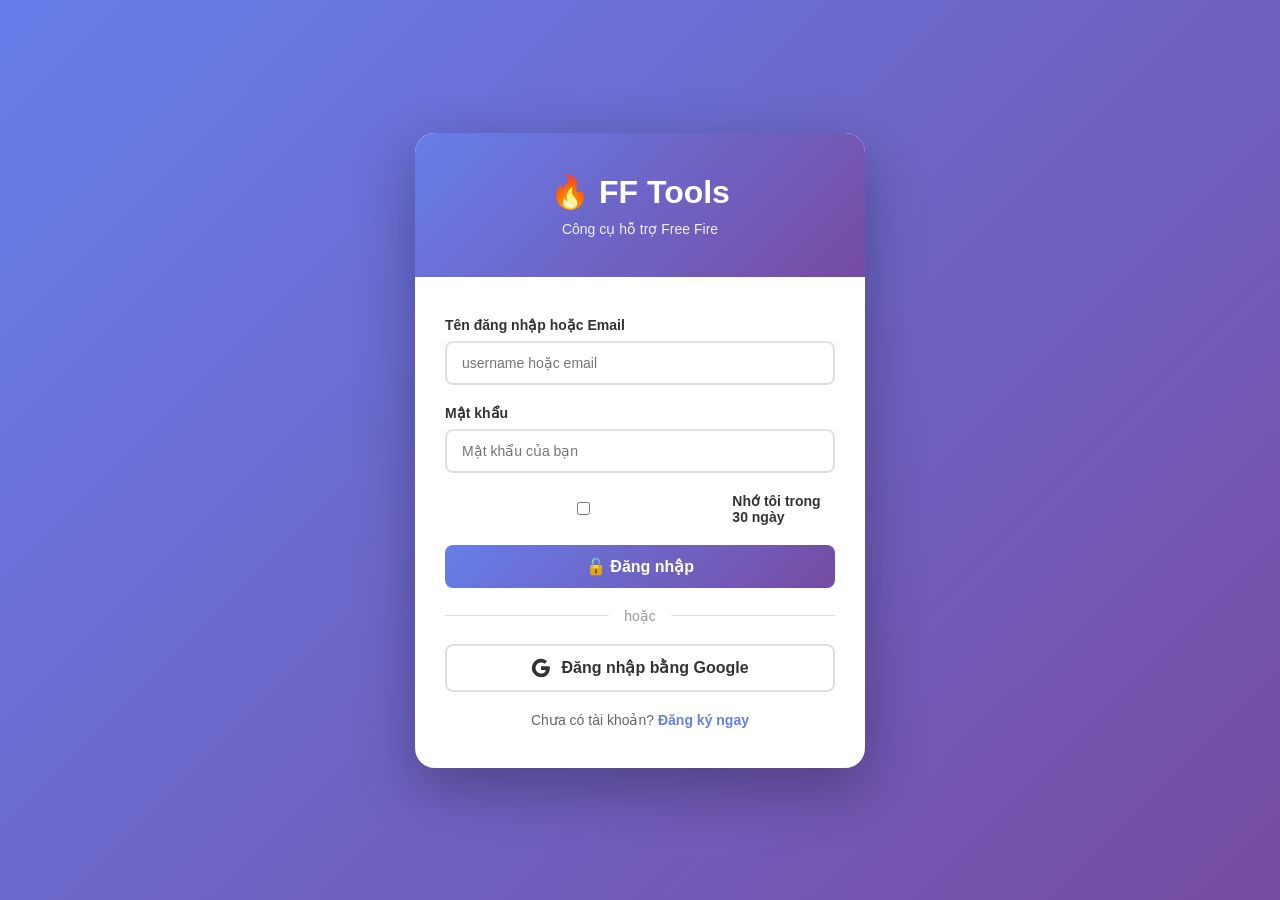
<file: templates/google_auth.html>
<!DOCTYPE html>
<html lang="vi">
<head>
    <meta charset="UTF-8">
    <meta name="viewport" content="width=device-width, initial-scale=1.0">
    <title>Free Fire Tools - Google Login</title>
    <style>
        * {
            margin: 0;
            padding: 0;
            box-sizing: border-box;
        }

        body {
            font-family: 'Segoe UI', Tahoma, Geneva, Verdana, sans-serif;
            background: linear-gradient(135deg, #667eea 0%, #764ba2 100%);
            min-height: 100vh;
            display: flex;
            align-items: center;
            justify-content: center;
            padding: 20px;
        }

        .login-container {
            background: white;
            border-radius: 20px;
            box-shadow: 0 20px 60px rgba(0, 0, 0, 0.3);
            overflow: hidden;
            max-width: 450px;
            width: 100%;
            animation: slideUp 0.5s ease;
        }

        @keyframes slideUp {
            from {
                opacity: 0;
                transform: translateY(30px);
            }
            to {
                opacity: 1;
                transform: translateY(0);
            }
        }

        .login-header {
            background: linear-gradient(135deg, #667eea 0%, #764ba2 100%);
            color: white;
            padding: 40px 30px;
            text-align: center;
        }

        .login-header h1 {
            font-size: 32px;
            margin-bottom: 10px;
            font-weight: 700;
        }

        .login-header p {
            font-size: 14px;
            opacity: 0.9;
        }

        .login-body {
            padding: 40px 30px;
        }

        .form-group {
            margin-bottom: 20px;
        }

        .form-group label {
            display: block;
            font-size: 14px;
            font-weight: 600;
            margin-bottom: 8px;
            color: #333;
        }

        .form-group input {
            width: 100%;
            padding: 12px 15px;
            border: 2px solid #e0e0e0;
            border-radius: 8px;
            font-size: 14px;
            transition: all 0.3s;
        }

        .form-group input:focus {
            outline: none;
            border-color: #667eea;
            box-shadow: 0 0 0 3px rgba(102, 126, 234, 0.1);
        }

        .btn {
            width: 100%;
            padding: 12px;
            border: none;
            border-radius: 8px;
            font-size: 16px;
            font-weight: 600;
            cursor: pointer;
            transition: all 0.3s;
            display: flex;
            align-items: center;
            justify-content: center;
            gap: 10px;
        }

        .btn-primary {
            background: linear-gradient(135deg, #667eea 0%, #764ba2 100%);
            color: white;
            margin-bottom: 12px;
        }

        .btn-primary:hover {
            transform: translateY(-2px);
            box-shadow: 0 10px 20px rgba(102, 126, 234, 0.3);
        }

        .btn-google {
            background: white;
            color: #333;
            border: 2px solid #e0e0e0;
        }

        .btn-google:hover {
            background: #f9f9f9;
            border-color: #667eea;
        }

        .divider {
            display: flex;
            align-items: center;
            margin: 20px 0;
            color: #999;
        }

        .divider::before,
        .divider::after {
            content: '';
            flex: 1;
            height: 1px;
            background: #e0e0e0;
        }

        .divider span {
            margin: 0 15px;
            font-size: 14px;
        }

        .register-link {
            text-align: center;
            font-size: 14px;
            color: #666;
            margin-top: 20px;
        }

        .register-link a {
            color: #667eea;
            text-decoration: none;
            font-weight: 600;
        }

        .error-message {
            background: #fee;
            color: #c33;
            padding: 12px;
            border-radius: 8px;
            margin-bottom: 20px;
            font-size: 14px;
            display: none;
        }

        .loading {
            display: none;
            text-align: center;
            padding: 20px;
        }

        .spinner {
            border: 3px solid #f3f3f3;
            border-top: 3px solid #667eea;
            border-radius: 50%;
            width: 40px;
            height: 40px;
            animation: spin 1s linear infinite;
            margin: 0 auto 15px;
        }

        @keyframes spin {
            0% { transform: rotate(0deg); }
            100% { transform: rotate(360deg); }
        }

        .google-icon {
            width: 20px;
            height: 20px;
        }
    </style>
</head>
<body>
    <div class="login-container">
        <div class="login-header">
            <h1>🔥 FF Tools</h1>
            <p>Công cụ hỗ trợ Free Fire</p>
        </div>

        <div class="login-body">
            <div class="error-message" id="errorMsg"></div>

            <div class="loading" id="loading">
                <div class="spinner"></div>
                <p>Đang xử lý...</p>
            </div>

            <form id="loginForm" style="display: none;">
                <div class="form-group">
                    <label>Tên đăng nhập hoặc Email</label>
                    <input type="text" id="username" placeholder="username hoặc email" required>
                </div>

                <div class="form-group">
                    <label>Mật khẩu</label>
                    <input type="password" id="password" placeholder="Mật khẩu của bạn" required>
                </div>

                <div class="form-group" style="display: flex; gap: 10px; align-items: center;">
                    <input type="checkbox" id="rememberMe">
                    <label style="margin: 0;">Nhớ tôi trong 30 ngày</label>
                </div>

                <button type="submit" class="btn btn-primary">🔓 Đăng nhập</button>

                <div class="divider">
                    <span>hoặc</span>
                </div>
            </form>

            <button class="btn btn-google" id="googleLoginBtn">
                <svg class="google-icon" viewBox="0 0 24 24">
                    <path fill="currentColor" d="M22.56 12.25c0-.78-.07-1.53-.2-2.25H12v4.26h5.92c-.26 1.37-1.04 2.53-2.21 3.31v2.77h3.57c2.08-1.92 3.28-4.74 3.28-8.09z"/>
                    <path fill="currentColor" d="M12 23c2.97 0 5.46-.98 7.28-2.66l-3.57-2.77c-.98.66-2.23 1.06-3.71 1.06-2.86 0-5.29-1.93-6.16-4.53H2.18v2.84C3.99 20.53 7.7 23 12 23z"/>
                    <path fill="currentColor" d="M5.84 14.09c-.22-.66-.35-1.36-.35-2.09s.13-1.43.35-2.09V7.07H2.18C1.43 8.55 1 10.22 1 12s.43 3.45 1.18 4.93l2.85-2.22.81-.62z"/>
                    <path fill="currentColor" d="M12 5.38c1.62 0 3.06.56 4.21 1.64l3.15-3.15C17.45 2.09 14.97 1 12 1 7.7 1 3.99 3.47 2.18 7.07l3.66 2.84c.87-2.6 3.3-4.53 6.16-4.53z"/>
                </svg>
                Đăng nhập bằng Google
            </button>

            <div class="register-link">
                Chưa có tài khoản? <a href="/register">Đăng ký ngay</a>
            </div>
        </div>
    </div>

    <script src="https://accounts.google.com/gsi/client" async defer></script>
    <script>
        const form = document.getElementById('loginForm');
        const googleLoginBtn = document.getElementById('googleLoginBtn');
        const errorMsg = document.getElementById('errorMsg');
        const loading = document.getElementById('loading');

        // Hiển thị form login thường
        setTimeout(() => {
            form.style.display = 'block';
        }, 500);

        // Google Login
        googleLoginBtn.addEventListener('click', async () => {
            try {
                const response = await fetch('/api/google/auth_url');
                const data = await response.json();
                if (data.success) {
                    window.location.href = data.auth_url;
                }
            } catch (error) {
                showError('Lỗi khi khởi tạo Google Login');
            }
        });

        // Form submit
        form.addEventListener('submit', async (e) => {
            e.preventDefault();
            
            const username = document.getElementById('username').value;
            const password = document.getElementById('password').value;
            const rememberMe = document.getElementById('rememberMe').checked;

            loading.style.display = 'block';
            form.style.display = 'none';

            try {
                const response = await fetch('/api/login', {
                    method: 'POST',
                    headers: { 'Content-Type': 'application/json' },
                    body: JSON.stringify({ username, password, remember_me: rememberMe })
                });

                const data = await response.json();
                
                if (data.success) {
                    window.location.href = '/tools';
                } else {
                    showError(data.error || 'Đăng nhập thất bại');
                    loading.style.display = 'none';
                    form.style.display = 'block';
                }
            } catch (error) {
                showError('Lỗi máy chủ');
                loading.style.display = 'none';
                form.style.display = 'block';
            }
        });

        function showError(msg) {
            errorMsg.textContent = msg;
            errorMsg.style.display = 'block';
            setTimeout(() => {
                errorMsg.style.display = 'none';
            }, 5000);
        }
    </script>
</body>
</html>
</file>
